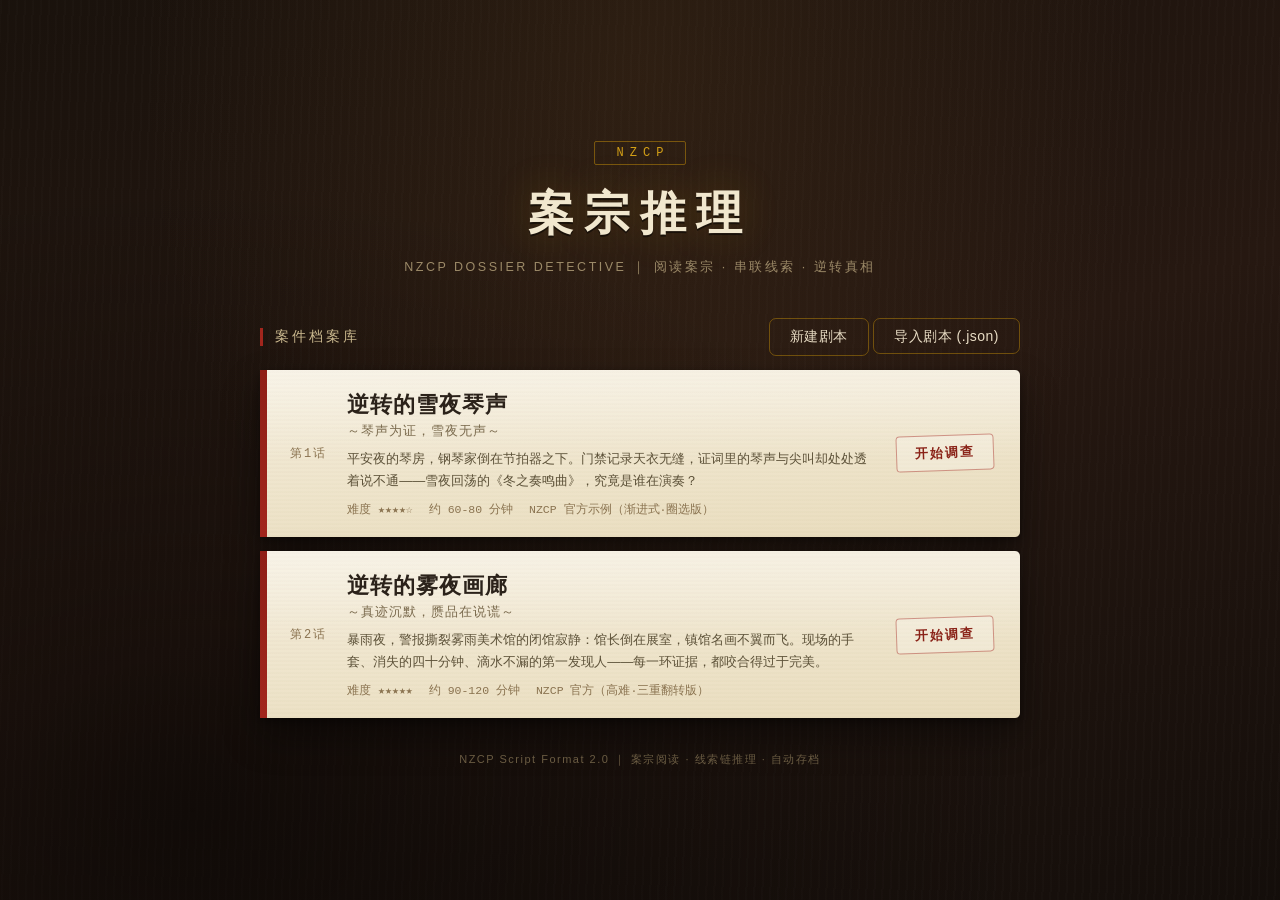
<file: index.html>
<!DOCTYPE html>
<html lang="zh-CN">
<head>
<meta charset="UTF-8">
<meta name="viewport" content="width=device-width, initial-scale=1.0">
<title>NZCP · 案宗推理</title>
<meta name="description" content="案宗推理：阅读卷宗、红笔圈选关键词、串联线索板上的证据，用推理议题还原真相并结案陈词的网页版法庭推理游戏。">
<meta name="theme-color" content="#17100c">
<link rel="stylesheet" href="css/style.css?v=22">
</head>
<body>

<!-- ============ 标题 / 选案 ============ -->
<section id="screen-title" class="screen active">
  <div class="title-wrap">
    <div class="brand">
      <div class="brand-mark">NZCP</div>
      <h1>案宗推理</h1>
      <p class="brand-sub">NZCP DOSSIER DETECTIVE ｜ 阅读案宗 · 串联线索 · 逆转真相</p>
    </div>

    <div class="case-list-head">
      <span class="case-list-title">案件档案库</span>
      <div class="case-list-actions">
        <button class="btn btn-ghost" id="btnCreateCase">新建剧本</button>
        <label class="btn btn-ghost" for="importFile">导入剧本 (.json)</label>
        <input id="importFile" type="file" accept=".json,application/json" hidden>
      </div>
    </div>
    <div id="caseList" class="case-list"></div>
    <p class="title-foot">NZCP Script Format 2.0 ｜ 案宗阅读 · 线索链推理 · 自动存档</p>
  </div>
</section>

<!-- ============ 游戏主界面：案宗阅读 ============ -->
<section id="screen-game" class="screen">
  <header class="game-topbar">
    <div class="topbar-left">
      <button class="btn btn-ghost" id="btnBackTitle" title="返回案件库（进度已自动保存）">‹ 案件库</button>
      <span class="case-no" id="caseNo">#A-01</span>
      <span class="case-name" id="caseName">案件名称</span>
      <span class="case-episode" id="caseEpisode">第1话</span>
    </div>
    <div class="topbar-right">
      <span class="save-flag" id="saveFlag">进度已保存</span>
      <button class="btn btn-accuse" id="btnAccuse" disabled>结案陈词</button>
    </div>
  </header>

  <div class="game-body">
    <aside class="doc-sidebar">
      <div class="sidebar-title">卷宗目录</div>
      <nav id="docList" class="doc-list"></nav>
      <div class="sidebar-foot">
        <span id="docProgress">0 / 0 份已阅</span>
      </div>
    </aside>

    <main class="doc-reader" id="docReader">
      <div class="reader-empty">
        <p>从左侧目录选择一份卷宗开始阅读</p>
        <p class="reader-empty-sub">卷宗里没有一个字是废话——发现不对劲的字眼，点它、用红笔圈出来；带金线的段落可整段摘录</p>
      </div>
    </main>
  </div>

  <footer class="game-bottombar">
    <button class="btn btn-tray" id="btnBoard">线索板 <span class="badge" id="clueCount">0</span></button>
    <button class="btn btn-tray" id="btnQuestions">推理议题 <span class="badge badge-hot" id="questionCount">0</span></button>
    <div class="bottom-stats">
      <span>失误 <b id="statMistakes">0</b></span>
      <span>提示 <b id="statHints">0</b></span>
    </div>
  </footer>
</section>

<!-- ============ 线索板 + 推理 ============ -->
<section id="screen-board" class="screen">
  <header class="game-topbar board-topbar">
    <div class="topbar-left">
      <button class="btn btn-ghost" id="btnBackTitle2" title="返回案件库（进度已自动保存）">‹ 案件库</button>
      <button class="btn btn-ghost" id="btnBackDossier">← 返回案宗</button>
      <span class="case-name">线索板</span>
    </div>
    <div class="topbar-right">
      <span class="board-hint">点击卡片选中，组合出真相</span>
      <button class="btn btn-accuse" id="btnAccuse2" disabled>结案陈词</button>
    </div>
  </header>

  <div class="board-body">
    <div class="corkboard" id="boardCards"></div>
    <aside class="question-panel">
      <div class="qpanel-title">推理议题</div>
      <div id="questionList" class="question-list"></div>
      <div class="qpanel-foot" id="qpanelFoot">已完成全部议题后，即可结案陈词</div>
    </aside>
  </div>

  <footer class="deduction-bar" id="deductionBar">
    <div class="deduction-idle" id="deductionIdle">选择一个推理议题开始组合线索</div>
    <div class="deduction-active hidden" id="deductionActive">
      <div class="ded-prompt" id="dedPrompt"></div>
      <div class="ded-slot" id="dedSlot"></div>
      <div class="ded-actions">
        <button class="btn btn-ghost" id="btnHint">提示</button>
        <button class="btn btn-verdict" id="btnSubmitDeduction">这就是真相！</button>
      </div>
    </div>
  </footer>
</section>

<!-- ============ 对话演出层 ============ -->
<div id="dialogLayer" class="dialog-layer hidden">
  <div class="fx-flash hidden" id="fxFlash"></div>
  <div class="dialog-box" id="dialogBox">
    <div class="dialog-name" id="dialogName"></div>
    <div class="dialog-text" id="dialogText"></div>
    <div class="dialog-next" id="dialogNext">▼</div>
  </div>
</div>

<!-- ============ 新建剧本（粘贴导入）模态 ============ -->
<div id="createModal" class="modal hidden">
  <div class="modal-card create-card">
    <div class="modal-head">
      <h2>新建剧本 · 粘贴 JSON</h2>
      <button class="modal-close" id="btnCloseCreate">×</button>
    </div>
    <div class="create-guide">
      <p>剧本为 <b>NZCP Script Format 2.0</b> 的 JSON 文本。把任意 AI 助手按官方创作规范生成的完整剧本粘贴到下面，点「校验并导入」——校验通过即入案件库，立即可玩。</p>
      <p class="create-guide-sub">创作规范随本项目开源（<span>docs/format-spec.md</span> 格式规范 · <span>docs/case-design-guide.md</span> 设计方法论）。若 AI 生成的剧本质量不佳，把这两份文档整份喂给它再试；Python 用户也可用 scripts/validate_case.py 本地预检。</p>
    </div>
    <textarea id="pasteArea" class="paste-area" placeholder="在此粘贴完整的剧本 JSON 文本……" spellcheck="false"></textarea>
    <div class="create-foot">
      <button class="btn btn-primary" id="btnPasteImport">校验并导入</button>
      <span class="paste-hint" id="pasteHint">校验通过即上架本机案件库（浏览器本地保存，刷新不丢）</span>
    </div>
  </div>
</div>

<!-- ============ 结案模态 ============ -->
<div id="accuseModal" class="modal hidden">
  <div class="modal-card accuse-card">
    <div class="modal-head">
      <h2>最终推理 · 结案陈词</h2>
      <button class="modal-close" id="btnCloseAccuse">×</button>
    </div>
    <p class="accuse-prompt" id="accusePrompt"></p>
    <div class="accuse-step">
      <div class="step-label">第一步 · 指认真凶</div>
      <div class="suspect-grid" id="suspectGrid"></div>
    </div>
    <div class="accuse-step">
      <div class="step-label">第二步 · 提交证据链（勾选支撑结论）</div>
      <div class="finding-grid" id="findingGrid"></div>
    </div>
    <div class="accuse-foot">
      <button class="btn btn-verdict btn-lg" id="btnSubmitAccuse">真相只有一个！</button>
    </div>
  </div>
</div>

<!-- ============ 结算模态 ============ -->
<div id="resultModal" class="modal hidden">
  <div class="modal-card result-card">
    <h2 class="result-title">案件解决</h2>
    <div class="result-rank" id="resultRank">S</div>
    <div class="result-stats" id="resultStats"></div>
    <div class="accuse-foot">
      <button class="btn btn-primary" id="btnBackTitle">返回案件库</button>
    </div>
  </div>
</div>

<div id="toast" class="toast hidden"></div>

<script src="js/engine.js?v=22"></script>
<script src="js/ui.js?v=22"></script>
<script src="js/main.js?v=22"></script>
</body>
</html>
</file>
<file: css/style.css>
/* =========================================================
   NZCP 案宗推理 — 视觉主题：深夜档案室
   木桌 × 卷宗纸 × 红章 × 软木板 × 图钉便签
   ========================================================= */

:root {
  /* ============ Sites 设计参数（Nudge 可调，默认值 = 原主题） ============ */
  --site-bg: #17100c;
  --site-fg: #e8dcc4;
  --site-accent: #d4a017;
  --site-on-accent: #fff8e6;
  --site-surface: #f4ecd8;
  --site-muted: #6b5d48;
  --site-border: #b8860b;
  --site-font: -apple-system, "PingFang SC", "Hiragino Sans GB", "Microsoft YaHei", "Segoe UI", "Noto Sans SC", sans-serif;
  --site-radius: 7px;
  --site-space: 1;
  --site-type: 1;
  --site-motion: 1;

  /* ============ 主题内部色板（由设计参数派生） ============ */
  --wood-dark: var(--site-bg);
  --wood: color-mix(in srgb, var(--site-bg) 76%, #6b3f1d);
  --paper: var(--site-surface);
  --paper-deep: color-mix(in srgb, var(--site-surface) 92%, var(--site-muted));
  --ink: color-mix(in srgb, var(--site-bg) 76%, var(--site-muted));
  --ink-soft: var(--site-muted);
  --line: color-mix(in srgb, var(--site-border) 42%, var(--site-surface));
  --gold: var(--site-border);
  --gold-bright: var(--site-accent);
  --seal: #a2261d;
  --seal-bright: #c53030;
  --cork: #7a5c3e;
  --cork-dark: #4e3a26;
  --accent: var(--site-accent);
  --font-ui: var(--site-font);
  --font-paper: "Songti SC", "STSong", "SimSun", "Noto Serif SC", serif;
  --font-mono: "Courier New", "Cascadia Code", Consolas, monospace;
}

*, *::before, *::after { box-sizing: border-box; margin: 0; padding: 0; }

html, body { height: 100%; }

body {
  font-family: var(--font-ui);
  font-size: calc(16px * var(--site-type));
  color: var(--site-fg);
  background:
    radial-gradient(ellipse at 50% 8%, rgba(140,95,45,0.14), transparent 55%),
    radial-gradient(ellipse at 15% 90%, rgba(0,0,0,0.5), transparent 55%),
    repeating-linear-gradient(92deg, rgba(255,255,255,0.012) 0 2px, transparent 2px 8px),
    linear-gradient(160deg, color-mix(in srgb, var(--site-bg) 98.7%, var(--site-accent)) 0%, #261811 52%, color-mix(in srgb, var(--site-bg) 85.3%, black) 100%);
  background-attachment: fixed;
  overflow: hidden;
  -webkit-font-smoothing: antialiased;
}

button { font-family: inherit; }

/* ============ 通用按钮 ============ */
.btn {
  border: 1px solid color-mix(in srgb, var(--site-border) 50%, transparent);
  background: color-mix(in srgb, color-mix(in srgb, var(--site-bg) 86.5%, black) 60%, transparent);
  color: var(--site-fg);
  padding: calc(9px * var(--site-space)) calc(20px * var(--site-space));
  border-radius: calc(var(--site-radius) * 1);
  font-size: calc(14px * var(--site-type));
  letter-spacing: .5px;
  cursor: pointer;
  transition: all calc(160ms * var(--site-motion)) ease;
  user-select: none;
}
.btn:hover { border-color: var(--gold-bright); color: #fff3d6; background: color-mix(in srgb, var(--site-border) 14%, transparent); }
.btn:disabled { opacity: .38; cursor: not-allowed; }
.btn:disabled:hover { border-color: color-mix(in srgb, var(--site-border) 50%, transparent); background: color-mix(in srgb, color-mix(in srgb, var(--site-bg) 86.5%, black) 60%, transparent); color: var(--site-fg); }

.btn-ghost { background: transparent; }
.btn-primary { background: linear-gradient(135deg, #8a6a1d, var(--site-border)); border-color: var(--site-accent); color: var(--site-on-accent); font-weight: 700; }
.btn-primary:hover { background: linear-gradient(135deg, #9c7a24, #cf9a12); color: #fff; }

.btn-accuse {
  background: linear-gradient(135deg, #7f1d1d, #a2261d);
  border-color: rgba(255,160,120,.4);
  color: #ffe9dd;
  font-weight: 700;
  letter-spacing: 1px;
}
.btn-accuse:hover:not(:disabled) { background: linear-gradient(135deg, #991f1f, #c53030); color: #fff; box-shadow: 0 0 18px rgba(197,48,48,.4); }

.btn-verdict {
  background: linear-gradient(135deg, #a2261d, #c53030);
  border: 1px solid #ff9d7a;
  color: #fff4e5;
  font-weight: 800;
  font-size: calc(16px * var(--site-type));
  letter-spacing: 3px;
  text-shadow: 0 1px 2px rgba(0,0,0,.5);
  box-shadow: 0 4px 16px rgba(162,38,29,.45);
}
.btn-verdict:hover { background: linear-gradient(135deg, #b62c22, #e0403f); box-shadow: 0 6px 22px rgba(197,48,48,.55); color: #fff; }
.btn-lg { padding: calc(14px * var(--site-space)) calc(46px * var(--site-space)); font-size: calc(18px * var(--site-type)); }

/* ============ 屏幕切换 ============ */
.screen { position: fixed; inset: 0; display: none; }
.screen.active { display: flex; flex-direction: column; }

.hidden { display: none !important; }

/* =========================================================
   标题 / 案件库
   ========================================================= */
#screen-title { align-items: center; overflow-y: auto; }
.title-wrap {
  width: min(760px, calc(100vw - 48px));
  margin: auto;
  padding: calc(48px * var(--site-space)) 0 calc(40px * var(--site-space));
}
.brand { text-align: center; margin-bottom: 42px; }
.brand-mark {
  display: inline-block;
  font-family: var(--font-mono);
  font-size: calc(12px * var(--site-type));
  letter-spacing: 6px;
  color: var(--gold-bright);
  border: 1px solid color-mix(in srgb, var(--site-border) 55%, transparent);
  padding: calc(4px * var(--site-space)) calc(16px * var(--site-space)) calc(4px * var(--site-space)) calc(22px * var(--site-space));
  border-radius: calc(var(--site-radius) * 0.286);
  margin-bottom: 18px;
}
.brand h1 {
  font-family: var(--font-paper);
  font-size: calc(46px * var(--site-type));
  font-weight: 700;
  letter-spacing: 10px;
  color: color-mix(in srgb, var(--site-surface) 94.9%, var(--site-border));
  text-shadow: 0 2px 0 rgba(0,0,0,.5), 0 0 42px color-mix(in srgb, var(--site-accent) 22%, transparent);
}
.brand-sub {
  margin-top: 14px;
  font-size: calc(12.5px * var(--site-type));
  letter-spacing: 2.5px;
  color: #9c8a68;
}

.case-list-head {
  display: flex;
  justify-content: space-between;
  align-items: center;
  margin-bottom: 14px;
}
.case-list-title {
  font-size: calc(14px * var(--site-type));
  letter-spacing: 3px;
  color: #cbb98f;
  padding-left: calc(12px * var(--site-space));
  border-left: 3px solid var(--seal);
}
.case-list { display: flex; flex-direction: column; gap: calc(14px * var(--site-space)); }

.case-card {
  position: relative;
  display: flex;
  gap: calc(20px * var(--site-space));
  align-items: center;
  padding: calc(20px * var(--site-space)) calc(26px * var(--site-space)) calc(20px * var(--site-space)) calc(30px * var(--site-space));
  background:
    linear-gradient(180deg, rgba(255,255,255,.32), rgba(255,255,255,0) 90px),
    repeating-linear-gradient(0deg, rgba(120,90,40,.02) 0 2px, transparent 2px 4px),
    linear-gradient(175deg, color-mix(in srgb, var(--site-on-accent) 96.1%, black), #e9dcbd);
  border-radius: calc(var(--site-radius) * 0.714);
  box-shadow: 0 3px 8px rgba(0,0,0,.35), 0 18px 36px rgba(0,0,0,.4);
  cursor: pointer;
  transition: transform calc(160ms * var(--site-motion)) ease, box-shadow calc(160ms * var(--site-motion)) ease;
}
.case-card::after {
  content: '';
  position: absolute;
  left: 0; top: 0; bottom: 0;
  width: 7px;
  background: linear-gradient(180deg, #8f1f17, #a2261d);
}
.case-card:hover { transform: translateY(-3px); box-shadow: 0 6px 14px rgba(0,0,0,.4), 0 26px 48px rgba(0,0,0,.5); }

.case-card .cc-episode {
  font-family: var(--font-mono);
  font-size: calc(12px * var(--site-type));
  color: #8a7350;
  letter-spacing: 2px;
  white-space: nowrap;
}
.case-card .cc-main { flex: 1; min-width: 0; }
.case-card .cc-title {
  font-family: var(--font-paper);
  font-size: calc(22px * var(--site-type));
  color: var(--ink);
  font-weight: 700;
  letter-spacing: 1px;
}
.case-card .cc-sub { font-size: calc(12.5px * var(--site-type)); color: #7a6a4d; margin-top: 3px; letter-spacing: 1px; }
.case-card .cc-summary {
  font-size: calc(13px * var(--site-type));
  color: #5c5138;
  margin-top: 8px;
  line-height: 1.7;
  display: -webkit-box;
  -webkit-line-clamp: 2;
  -webkit-box-orient: vertical;
  overflow: hidden;
}
.case-card .cc-meta {
  display: flex;
  gap: calc(16px * var(--site-space));
  margin-top: 10px;
  font-size: calc(11.5px * var(--site-type));
  color: #8a7350;
  font-family: var(--font-mono);
}
.case-card .cc-go {
  align-self: center;
  flex-shrink: 0;
  font-size: calc(13px * var(--site-type));
  color: #8a2318;
  border: 1px solid rgba(162,38,29,.45);
  padding: calc(8px * var(--site-space)) calc(18px * var(--site-space));
  border-radius: calc(var(--site-radius) * 0.571);
  letter-spacing: 2px;
  font-weight: 700;
  transform: rotate(-2deg);
  background: rgba(255,255,255,.25);
}
.case-card .cc-go.done { color: #6b6148; border-color: #a89a74; }
.case-card .cc-save-hint { position: absolute; top: 10px; right: 12px; font-size: calc(10.5px * var(--site-type)); color: #98876a; }

.title-foot {
  text-align: center;
  margin-top: 34px;
  font-size: calc(11px * var(--site-type));
  letter-spacing: 1.5px;
  color: color-mix(in srgb, var(--site-muted) 96%, var(--site-accent));
}

/* =========================================================
   游戏主界面框架
   ========================================================= */
#screen-game, #screen-board { background: transparent; }

.game-topbar {
  display: flex;
  align-items: center;
  justify-content: space-between;
  padding: calc(12px * var(--site-space)) calc(22px * var(--site-space));
  background: linear-gradient(180deg, color-mix(in srgb, color-mix(in srgb, var(--site-bg) 60.9%, black) 92%, transparent), color-mix(in srgb, color-mix(in srgb, var(--site-bg) 86.5%, black) 78%, transparent));
  border-bottom: 1px solid color-mix(in srgb, var(--site-border) 28%, transparent);
  box-shadow: 0 4px 16px rgba(0,0,0,.35);
  flex-shrink: 0;
  z-index: 5;
}
.topbar-left { display: flex; align-items: center; gap: calc(14px * var(--site-space)); min-width: 0; }
.topbar-right { display: flex; align-items: center; gap: calc(14px * var(--site-space)); }
.case-no {
  font-family: var(--font-mono);
  font-size: calc(12px * var(--site-type));
  color: var(--gold-bright);
  letter-spacing: 1px;
  border: 1px solid color-mix(in srgb, var(--site-border) 45%, transparent);
  padding: calc(3px * var(--site-space)) calc(10px * var(--site-space));
  border-radius: calc(var(--site-radius) * 0.429);
  white-space: nowrap;
}
.case-name {
  font-family: var(--font-paper);
  font-size: calc(19px * var(--site-type));
  font-weight: 700;
  letter-spacing: 1px;
  color: color-mix(in srgb, var(--site-surface) 92.8%, var(--site-border));
  white-space: nowrap;
  overflow: hidden;
  text-overflow: ellipsis;
}
.case-episode { font-size: calc(12px * var(--site-type)); color: #96835f; letter-spacing: 1px; white-space: nowrap; }
.save-flag { font-size: calc(11px * var(--site-type)); color: #6f8a5f; letter-spacing: 1px; opacity: 0; transition: opacity calc(400ms * var(--site-motion)); }
.save-flag.show { opacity: 1; }

/* ---- 主体 ---- */
.game-body { flex: 1; display: flex; min-height: 0; }

/* ---- 左侧卷宗目录 ---- */
.doc-sidebar {
  width: 268px;
  flex-shrink: 0;
  display: flex;
  flex-direction: column;
  background: linear-gradient(180deg, color-mix(in srgb, color-mix(in srgb, var(--site-bg) 68.9%, black) 90%, transparent), color-mix(in srgb, color-mix(in srgb, var(--site-bg) 99.4%, var(--site-accent)) 86%, transparent));
  border-right: 1px solid color-mix(in srgb, var(--site-border) 20%, transparent);
}
.sidebar-title {
  padding: calc(18px * var(--site-space)) calc(20px * var(--site-space)) calc(12px * var(--site-space));
  font-size: calc(12px * var(--site-type));
  letter-spacing: 3px;
  color: #a08c64;
}
.doc-list { flex: 1; overflow-y: auto; padding: 0 calc(12px * var(--site-space)) calc(12px * var(--site-space)); }
.doc-item {
  display: flex;
  align-items: center;
  gap: calc(10px * var(--site-space));
  padding: calc(11px * var(--site-space)) calc(12px * var(--site-space));
  border-radius: calc(var(--site-radius) * 0.857);
  cursor: pointer;
  border: 1px solid transparent;
  margin-bottom: 4px;
  transition: all calc(140ms * var(--site-motion));
}
.doc-item:hover { background: color-mix(in srgb, var(--site-border) 9%, transparent); }
.doc-item.active {
  background: color-mix(in srgb, var(--site-border) 16%, transparent);
  border-color: color-mix(in srgb, var(--site-accent) 45%, transparent);
}
.doc-item.locked { opacity: .45; cursor: not-allowed; }
.doc-item.locked:hover { background: transparent; }
.doc-item .di-icon {
  width: 26px; height: 30px;
  flex-shrink: 0;
  border-radius: calc(var(--site-radius) * 0.286);
  background: linear-gradient(180deg, #e9dcbd, #d8c8a2);
  box-shadow: 0 2px 4px rgba(0,0,0,.4);
  position: relative;
}
.doc-item .di-icon::before {
  content: '';
  position: absolute; inset: 5px 5px auto 5px; height: 2px;
  background: rgba(90,70,40,.55);
  box-shadow: 0 5px 0 rgba(90,70,40,.4), 0 10px 0 rgba(90,70,40,.3);
}
.doc-item .di-icon.t-testimony { background: linear-gradient(180deg, #e8cbc4, #d9b2a9); }
.doc-item .di-icon.t-report { background: linear-gradient(180deg, #dfe2d3, #c9cdb8); }
.doc-item .di-icon.t-photo { background: linear-gradient(180deg, #d9d2e8, #c2b7d8); }
.doc-item .di-main { flex: 1; min-width: 0; }
.doc-item .di-title {
  font-size: calc(13.5px * var(--site-type));
  color: color-mix(in srgb, var(--site-fg) 96.1%, var(--site-border));
  white-space: nowrap;
  overflow: hidden;
  text-overflow: ellipsis;
}
.doc-item .di-no {
  font-family: var(--font-mono);
  font-size: calc(10px * var(--site-type));
  color: #857252;
  margin-top: 2px;
}
.doc-item .di-status { font-size: calc(10px * var(--site-type)); letter-spacing: 1px; color: #7f8f66; flex-shrink: 0; }
.doc-item .di-status.st-fresh {
  color: var(--gold-bright);
  font-weight: 700;
  border: 1px solid color-mix(in srgb, var(--site-accent) 55%, transparent);
  background: color-mix(in srgb, var(--site-accent) 12%, transparent);
  padding: calc(1px * var(--site-space)) calc(7px * var(--site-space));
  border-radius: calc(var(--site-radius) * 0.429);
  animation: freshPulse calc(1800ms * var(--site-motion)) ease-in-out infinite;
}
@keyframes freshPulse {
  0%, 100% { box-shadow: 0 0 0 color-mix(in srgb, var(--site-accent) 0%, transparent); }
  50% { box-shadow: 0 0 8px color-mix(in srgb, var(--site-accent) 40%, transparent); }
}
.doc-item .di-lock { flex-shrink: 0; opacity: .7; }
.sidebar-foot {
  padding: calc(10px * var(--site-space)) calc(20px * var(--site-space));
  font-size: calc(11px * var(--site-type));
  color: #7a6a4e;
  border-top: 1px solid color-mix(in srgb, var(--site-border) 14%, transparent);
  letter-spacing: 1px;
}

/* ---- 阅读区 ---- */
.doc-reader {
  flex: 1;
  overflow-y: auto;
  padding: calc(34px * var(--site-space)) calc(38px * var(--site-space)) calc(56px * var(--site-space));
  display: flex;
  justify-content: center;
  align-items: flex-start;
}
.reader-empty {
  margin: auto;
  text-align: center;
  color: #8d7f61;
  font-size: calc(14px * var(--site-type));
  letter-spacing: 2px;
  line-height: 2.4;
}
.reader-empty-sub { font-size: calc(12px * var(--site-type)); color: color-mix(in srgb, var(--site-muted) 96%, var(--site-accent)); letter-spacing: 1px; }

/* 卷宗纸张 */
.doc-sheet {
  position: relative;
  width: min(720px, 100%);
  min-height: 540px;
  padding: calc(54px * var(--site-space)) calc(56px * var(--site-space)) calc(64px * var(--site-space));
  background:
    linear-gradient(180deg, rgba(255,255,255,.5), rgba(255,255,255,0) 130px),
    repeating-linear-gradient(0deg, rgba(120,90,40,.022) 0 2px, transparent 2px 4px),
    linear-gradient(178deg, color-mix(in srgb, var(--site-on-accent) 96.6%, black), color-mix(in srgb, var(--site-surface) 92%, var(--site-border)) 88%, color-mix(in srgb, var(--site-fg) 94.3%, var(--site-accent)));
  border-radius: calc(var(--site-radius) * 0.429);
  box-shadow: 0 2px 5px rgba(0,0,0,.3), 0 22px 48px rgba(0,0,0,.5);
  animation: sheetIn calc(340ms * var(--site-motion)) ease;
}
@keyframes sheetIn {
  from { opacity: 0; transform: translateY(14px) rotate(.3deg); }
  to { opacity: 1; transform: none; }
}
.doc-sheet::before {
  content: '';
  position: absolute;
  left: 8px; top: 0; bottom: 0; width: 1px;
  background: rgba(120,90,40,.18);
}
.binding-holes {
  position: absolute;
  top: 20px; left: 30px; right: 30px;
  display: flex;
  justify-content: space-between;
  pointer-events: none;
}
.binding-holes i {
  width: 13px; height: 13px;
  border-radius: 50%;
  background: radial-gradient(circle at 35% 30%, #35251a, color-mix(in srgb, var(--site-bg) 72.6%, black) 68%);
  box-shadow: inset 0 2px 5px rgba(0,0,0,.85), 0 1px 0 rgba(255,255,255,.25);
}

.doc-head { position: relative; padding-bottom: calc(18px * var(--site-space)); margin-bottom: 26px; border-bottom: 2px solid rgba(90,70,40,.35); }
.doc-type-tag {
  display: inline-block;
  font-size: calc(10.5px * var(--site-type));
  letter-spacing: 3px;
  color: #8a2318;
  border: 1px solid rgba(162,38,29,.5);
  padding: calc(2px * var(--site-space)) calc(10px * var(--site-space));
  border-radius: calc(var(--site-radius) * 0.286);
  margin-bottom: 12px;
}
.doc-title {
  font-family: var(--font-paper);
  font-size: calc(27px * var(--site-type));
  font-weight: 700;
  color: var(--ink);
  letter-spacing: 3px;
  padding-right: calc(130px * var(--site-space));
}
.doc-meta-line {
  margin-top: 10px;
  font-family: var(--font-mono);
  font-size: calc(11.5px * var(--site-type));
  color: #7d6c4e;
  letter-spacing: 1px;
  display: flex;
  gap: calc(18px * var(--site-space));
  flex-wrap: wrap;
}
.doc-stamp {
  position: absolute;
  right: 6px;
  top: 40px;
  width: 92px; height: 92px;
  border: 2.5px solid rgba(162,38,29,.68);
  border-radius: 50%;
  display: flex;
  align-items: center;
  justify-content: center;
  transform: rotate(14deg);
  color: rgba(162,38,29,.78);
  font-size: calc(17px * var(--site-type));
  font-weight: 800;
  letter-spacing: 4px;
  font-family: var(--font-paper);
  pointer-events: none;
  opacity: .92;
}
.doc-stamp::before {
  content: '';
  position: absolute;
  inset: 5px;
  border: 1px solid rgba(162,38,29,.45);
  border-radius: 50%;
}

/* 文档块 */
.doc-body { font-family: var(--font-paper); color: var(--ink); }
.blk { margin-bottom: 18px; font-size: calc(15.5px * var(--site-type)); line-height: 2.05; letter-spacing: .3px; }
.blk.heading {
  font-size: calc(17px * var(--site-type));
  font-weight: 700;
  letter-spacing: 1.5px;
  margin: 26px 0 12px;
  padding-left: calc(12px * var(--site-space));
  border-left: 4px solid var(--seal);
  line-height: 1.5;
}
.blk.heading:first-child { margin-top: 0; }
.blk.para { text-indent: 2em; }
.blk.quote {
  position: relative;
  margin: 16px 0 16px 12px;
  padding: calc(12px * var(--site-space)) calc(18px * var(--site-space)) calc(12px * var(--site-space)) calc(26px * var(--site-space));
  background: rgba(120,90,40,.07);
  border-left: 3px solid rgba(90,70,40,.4);
  border-radius: 0 calc(var(--site-radius) * 0.571) calc(var(--site-radius) * 0.571) 0;
  text-indent: 0;
}
.blk.quote::before {
  content: '「';
  position: absolute;
  left: 6px; top: -4px;
  font-size: calc(24px * var(--site-type));
  color: rgba(162,38,29,.5);
  font-family: var(--font-paper);
}
.blk.list ul { padding-left: calc(26px * var(--site-space)); }
.blk.list li { margin-bottom: 4px; }
.blk.table table {
  width: 100%;
  border-collapse: collapse;
  font-size: calc(14px * var(--site-type));
  margin: 6px 0;
  font-family: var(--font-paper);
}
.blk.table th, .blk.table td {
  border: 1px solid rgba(90,70,40,.35);
  padding: calc(8px * var(--site-space)) calc(12px * var(--site-space));
  text-align: left;
  line-height: 1.7;
}
.blk.table th {
  background: rgba(120,90,40,.1);
  font-weight: 700;
  letter-spacing: 1px;
}
.blk.photo {
  margin: 18px 0;
  padding: calc(34px * var(--site-space)) calc(20px * var(--site-space));
  border: 2px dashed rgba(90,70,40,.4);
  border-radius: calc(var(--site-radius) * 0.571);
  background: rgba(255,255,255,.25);
  text-align: center;
  font-size: calc(13px * var(--site-type));
  color: var(--site-muted);
  text-indent: 0;
}
.blk.photo .photo-badge {
  display: inline-block;
  font-family: var(--font-mono);
  font-size: calc(10px * var(--site-type));
  letter-spacing: 3px;
  color: #8a7350;
  border: 1px solid rgba(138,115,80,.55);
  padding: calc(2px * var(--site-space)) calc(12px * var(--site-space));
  margin-bottom: 10px;
  border-radius: calc(var(--site-radius) * 0.286);
}
.blk.sign {
  margin-top: 34px;
  text-align: right;
  font-size: calc(13.5px * var(--site-type));
  color: #5c5138;
  letter-spacing: 1px;
  border-top: 1px solid rgba(90,70,40,.25);
  padding-top: calc(12px * var(--site-space));
}

/* 隐藏线索段：与普通段落外观完全一致（无金线、无标签），点击正文发现 */
.blk.clue-source.hidden-clue {
  border-left: none;
  background: transparent;
  padding-left: 0;
  cursor: pointer;
}
.blk.clue-source.hidden-clue:hover { background: color-mix(in srgb, var(--site-accent) 5%, transparent); }
.blk.clue-source.hidden-clue .extract-tag {
  display: none;
  position: static;
  transform: none;
  font-family: var(--font-ui);
  font-size: calc(11px * var(--site-type));
  color: #7c6f52;
  border: 1px solid rgba(120,108,78,.45);
  background: transparent;
  padding: calc(1px * var(--site-space)) calc(8px * var(--site-space));
  border-radius: calc(var(--site-radius) * 0.429);
  margin-left: 10px;
  vertical-align: middle;
}
.blk.clue-source.hidden-clue.extracted { opacity: 1; cursor: default; }
.blk.clue-source.hidden-clue.extracted .extract-tag { display: inline-block; }

/* 关键词圈选块：无金线无标记，玩家须亲自点出关键字眼；命中后红笔手绘圈。
   左右留白与普通段落完全一致且全程恒定（不因收录而变宽变窄→零重排、不泄露段落形态） */
.blk.clue-source.kw-block {
  border-left: none;
  background: transparent;
  padding-left: 0;
  padding-right: 0;
  cursor: default;
}
.blk.clue-source.kw-block:hover { background: color-mix(in srgb, var(--site-accent) 5%, transparent); }
.blk.clue-source.kw-block.extracted { opacity: 1; }
.blk.clue-source.kw-block.extracted:hover { background: transparent; }
  /* 已收录小印章（独立类 .kw-stamp，与摘录标签 .extract-tag 解耦，杜绝级联泄漏）：
     钉在该线索段落最后一行的行末——锚定正文容器 kw-wrap（其底即末行底，
     不受块 padding/段落 margin 影响；kw-block 左右 padding 已归零，right:0 即正文右缘；
     无论段落几行，恒落在末行行末）。
     宽度自动收缩（仅设 right 不设 left，无过约束冲突）——盒子恒能容纳自身文字，
     修复非整数显示缩放下固定宽度装不下「已收录」、文字被挤出格子的问题。
     不占文本流（零重排），朱红配色与红笔圈同色系 */
  .blk.clue-source.kw-block .kw-wrap { position: relative; }
  .blk.clue-source.kw-block .kw-stamp {
    display: none;
    position: absolute;
    right: 0;
    bottom: 1px;
    width: auto;
    transform: rotate(-4deg);
    font-family: var(--font-ui);
    font-size: calc(10px * var(--site-type));
    line-height: 1;
    letter-spacing: 1px;
    color: #b03a2e;
    border: 1px solid rgba(192,57,43,.6);
    background: rgba(248,240,216,.94);
    padding: calc(2px * var(--site-space)) calc(6px * var(--site-space));
    border-radius: calc(var(--site-radius) * 0.429);
    white-space: nowrap;
    pointer-events: none;
    z-index: 3;
  }
  .blk.clue-source.kw-block.extracted .kw-stamp { display: block; }

/* 关键词字眼：未发现前保持普通 inline——与正文字距完全无缝、零盒模型痕迹
   （inline-block 原子盒在非整数缩放下会产生边界取整空隙，且圈选时可能整词换行留下行尾空洞）；
   被圈选后同样保持 inline，用 white-space:nowrap 保证整词永不跨行（红圈 SVG 的定位基准恒为单一片段），
   字形位置尽丝不动、零重排——已圈与未圈在同一段内无缝共存 */
.kw-found { position: relative; white-space: nowrap; }
.kw-ring {
  position: absolute;
  left: -10px;
  top: -6px;
  width: calc(100% + 20px);
  height: calc(100% + 12px);
  overflow: visible;
  pointer-events: none;
  z-index: 2;
}
.kw-ring path {
  fill: none;
  stroke: #c0392b;
  stroke-width: 3;
  stroke-linecap: round;
  stroke-linejoin: round;
  opacity: .88;
  transform: rotate(-1.2deg);
  transform-origin: 50% 50%;
}
.kw-ring.anim path {
  stroke-dasharray: 100;
  stroke-dashoffset: 100;
  animation: nzcp-kw-draw calc(550ms * var(--site-motion)) cubic-bezier(.45,.1,.4,1) forwards;
}
.kw-ring.static path { stroke-dasharray: 100; stroke-dashoffset: 0; }
@keyframes nzcp-kw-draw { to { stroke-dashoffset: 0; } }

/* 探查提示：点在圈选段落但未命中字眼时的铅笔批注 */
.probe-note {
  position: absolute;
  right: 14px;
  bottom: -16px;
  font-family: var(--font-ui);
  font-size: calc(12px * var(--site-type));
  font-style: italic;
  color: #9a8b6f;
  letter-spacing: .5px;
  opacity: 0;
  transform: translateY(3px);
  transition: opacity calc(250ms * var(--site-motion)) ease, transform calc(250ms * var(--site-motion)) ease;
  pointer-events: none;
  white-space: nowrap;
  z-index: 3;
}
.probe-note.show { opacity: 1; transform: translateY(0); }

/* 深挖块：模拟「威慑」——点击深入调查展开隐藏内容 */
.blk.dig-block {
  position: relative;
  margin: 20px 0;
  padding: calc(14px * var(--site-space)) calc(18px * var(--site-space)) calc(16px * var(--site-space));
  border: 1.5px dashed color-mix(in srgb, var(--site-border) 50%, transparent);
  border-radius: calc(var(--site-radius) * 1.143);
  background: color-mix(in srgb, var(--site-accent) 7%, transparent);
  text-indent: 0;
}
.blk.dig-block .dig-text {
  font-size: calc(13.5px * var(--site-type));
  color: var(--site-muted);
  line-height: 1.8;
  letter-spacing: .5px;
}
.dig-btn {
  margin-top: 10px;
  font-size: calc(13px * var(--site-type));
  letter-spacing: 2px;
  color: color-mix(in srgb, var(--site-accent) 61.4%, var(--site-bg));
  border: 1px solid color-mix(in srgb, var(--site-border) 60%, transparent);
  background: #f8f0d8;
  padding: calc(5px * var(--site-space)) calc(16px * var(--site-space));
  border-radius: calc(var(--site-radius) * 0.714);
  cursor: pointer;
  transition: all calc(150ms * var(--site-motion));
  font-family: var(--font-ui);
}
.dig-btn:hover { background: var(--gold); color: var(--site-on-accent); box-shadow: 0 3px 10px color-mix(in srgb, var(--site-border) 35%, transparent); }
.blk.dig-block.opened {
  border: 1.5px solid rgba(134,181,122,.55);
  background: rgba(22,163,74,.05);
}
.blk.dig-block.opened .dig-mark {
  position: absolute;
  right: 12px;
  top: -9px;
  font-size: calc(11px * var(--site-type));
  letter-spacing: 1px;
  color: #3f6b36;
  background: #e4eedd;
  border: 1px solid rgba(134,181,122,.6);
  padding: calc(2px * var(--site-space)) calc(10px * var(--site-space));
  border-radius: calc(var(--site-radius) * 1.429);
}
.blk.dig-block .dig-reveal {
  margin-top: 12px;
  padding-top: calc(12px * var(--site-space));
  border-top: 1px dashed rgba(120,90,40,.25);
}
.blk.dig-block .dig-reveal .blk { margin-bottom: 14px; }

/* 可摘录线索块 */
.blk.clue-source {
  position: relative;
  padding: calc(12px * var(--site-space)) calc(108px * var(--site-space)) calc(12px * var(--site-space)) calc(16px * var(--site-space));
  border-left: 3px solid var(--gold);
  background: color-mix(in srgb, var(--site-accent) 8%, transparent);
  border-radius: 0 calc(var(--site-radius) * 0.714) calc(var(--site-radius) * 0.714) 0;
  cursor: pointer;
  transition: background calc(160ms * var(--site-motion)) ease;
}
.blk.clue-source:hover { background: color-mix(in srgb, var(--site-accent) 17%, transparent); }
.blk.clue-source .extract-tag {
  position: absolute;
  right: 12px;
  top: 50%;
  transform: translateY(-50%);
  font-family: var(--font-ui);
  font-size: calc(11.5px * var(--site-type));
  letter-spacing: 1px;
  color: color-mix(in srgb, var(--site-accent) 61.4%, var(--site-bg));
  border: 1px solid color-mix(in srgb, var(--site-border) 55%, transparent);
  background: #f8f0d8;
  padding: calc(4px * var(--site-space)) calc(12px * var(--site-space));
  border-radius: 20px;
  white-space: nowrap;
  transition: all calc(160ms * var(--site-motion));
}
.blk.clue-source:hover .extract-tag { background: var(--gold); color: var(--site-on-accent); }
.blk.clue-source.extracted { opacity: .82; cursor: default; }
.blk.clue-source.extracted:hover { background: color-mix(in srgb, var(--site-accent) 8%, transparent); }
.blk.clue-source.extracted .extract-tag {
  color: #6d5f41;
  border-color: rgba(120,108,78,.55);
  background: color-mix(in srgb, var(--site-fg) 99.2%, black);
  font-weight: 600;
  transform: translateY(-50%) rotate(-6deg);
}

/* ---- 底栏 ---- */
.game-bottombar {
  display: flex;
  align-items: center;
  gap: calc(14px * var(--site-space));
  padding: calc(12px * var(--site-space)) calc(22px * var(--site-space));
  background: linear-gradient(0deg, color-mix(in srgb, color-mix(in srgb, var(--site-bg) 60.9%, black) 94%, transparent), color-mix(in srgb, var(--site-bg) 82%, transparent));
  border-top: 1px solid color-mix(in srgb, var(--site-border) 28%, transparent);
  flex-shrink: 0;
}
.btn-tray {
  display: flex;
  align-items: center;
  gap: calc(9px * var(--site-space));
  font-size: calc(14px * var(--site-type));
  padding: calc(10px * var(--site-space)) calc(22px * var(--site-space));
  background: linear-gradient(180deg, rgba(48,36,24,.8), color-mix(in srgb, color-mix(in srgb, var(--site-bg) 92.6%, var(--site-muted)) 90%, transparent));
  border: 1px solid color-mix(in srgb, var(--site-border) 40%, transparent);
}
.badge {
  display: inline-flex;
  align-items: center;
  justify-content: center;
  min-width: 22px;
  height: 22px;
  padding: 0 calc(6px * var(--site-space));
  border-radius: calc(var(--site-radius) * 1.571);
  background: color-mix(in srgb, var(--site-border) 22%, transparent);
  border: 1px solid color-mix(in srgb, var(--site-accent) 50%, transparent);
  font-family: var(--font-mono);
  font-size: calc(12px * var(--site-type));
  color: var(--gold-bright);
}
.badge-hot { background: rgba(162,38,29,.3); border-color: rgba(224,64,63,.55); color: #ff9d7a; }
.bottom-stats {
  margin-left: auto;
  display: flex;
  gap: calc(22px * var(--site-space));
  font-size: calc(12.5px * var(--site-type));
  color: #9c8a68;
  letter-spacing: 1px;
}
.bottom-stats b { color: color-mix(in srgb, var(--site-fg) 69.1%, var(--site-accent)); font-family: var(--font-mono); font-weight: 700; }

/* =========================================================
   线索板
   ========================================================= */
.board-topbar { border-bottom-color: rgba(255,190,120,.2); }
.board-hint { font-size: calc(12px * var(--site-type)); color: #9c8a68; letter-spacing: 1.5px; }

.board-body { flex: 1; display: flex; min-height: 0; }

.corkboard {
  flex: 1;
  overflow-y: auto;
  display: flex;
  flex-wrap: wrap;
  align-content: flex-start;
  gap: calc(26px * var(--site-space));
  padding: calc(44px * var(--site-space)) calc(40px * var(--site-space));
  background:
    radial-gradient(circle at 18% 12%, rgba(255,220,160,.05), transparent 46%),
    radial-gradient(circle at 84% 86%, rgba(0,0,0,.22), transparent 52%),
    repeating-linear-gradient(115deg, rgba(0,0,0,.045) 0 3px, transparent 3px 7px),
    linear-gradient(160deg, #86653f 0%, #6f5133 52%, #554027 100%);
  box-shadow: inset 0 0 120px rgba(0,0,0,.6);
  border: 14px solid #38281a;
  border-top-width: 8px;
}
.board-empty {
  margin: auto;
  color: rgba(255,240,210,.55);
  font-size: calc(14px * var(--site-type));
  letter-spacing: 2.5px;
  text-align: center;
  line-height: 2.4;
}

/* 线索卡 */
.clue-card {
  position: relative;
  width: 206px;
  min-height: 128px;
  padding: calc(26px * var(--site-space)) calc(15px * var(--site-space)) calc(13px * var(--site-space));
  background:
    linear-gradient(180deg, rgba(255,255,255,.4), rgba(255,255,255,0) 60px),
    linear-gradient(178deg, color-mix(in srgb, var(--site-on-accent) 95.9%, var(--site-border)), color-mix(in srgb, var(--site-surface) 90.8%, var(--site-border)));
  border-radius: calc(var(--site-radius) * 0.429);
  box-shadow: 0 7px 16px rgba(0,0,0,.42);
  cursor: pointer;
  transform: rotate(-1.1deg);
  transition: transform calc(160ms * var(--site-motion)) ease, box-shadow calc(160ms * var(--site-motion)) ease;
  animation: cardIn calc(300ms * var(--site-motion)) ease;
}
.clue-card:nth-child(3n) { transform: rotate(1.2deg); }
.clue-card:nth-child(3n+1) { transform: rotate(-.7deg); }
.clue-card:nth-child(4n) { transform: rotate(.5deg); }
@keyframes cardIn {
  from { opacity: 0; transform: scale(.86) rotate(-4deg); }
}
.clue-card:hover {
  transform: rotate(0deg) translateY(-4px) !important;
  box-shadow: 0 14px 26px rgba(0,0,0,.5);
  z-index: 2;
}
.clue-card.selected {
  outline: 3px solid var(--gold-bright);
  outline-offset: 1px;
  transform: rotate(0deg) translateY(-5px) scale(1.03) !important;
  box-shadow: 0 16px 32px rgba(0,0,0,.55), 0 0 22px color-mix(in srgb, var(--site-accent) 50%, transparent);
  z-index: 3;
}
/* 图钉 */
.clue-card::before {
  content: '';
  position: absolute;
  top: 7px;
  left: 50%;
  transform: translateX(-50%);
  width: 15px;
  height: 15px;
  border-radius: 50%;
  background: radial-gradient(circle at 32% 28%, #ff9d90, #c62828 52%, #7f1d1d 90%);
  box-shadow: 0 3px 5px rgba(0,0,0,.5), inset -1px -2px 3px rgba(0,0,0,.4);
}
.clue-card .cat-strip {
  position: absolute;
  top: 0; left: 0; right: 0;
  height: 5px;
  border-radius: calc(var(--site-radius) * 0.429) calc(var(--site-radius) * 0.429) 0 0;
}
.cat-physical { background: var(--site-border); }
.cat-testimony { background: #a2261d; }
.cat-background { background: #4a6b9c; }
.cat-deduction { background: #15803d; }

.clue-card .cc-label {
  font-family: var(--font-paper);
  font-size: calc(16px * var(--site-type));
  font-weight: 700;
  color: var(--ink);
  letter-spacing: .5px;
  line-height: 1.4;
  margin-bottom: 7px;
  padding-right: calc(4px * var(--site-space));
}
.clue-card .cc-text {
  font-size: calc(12px * var(--site-type));
  color: #5c5138;
  line-height: 1.65;
  display: -webkit-box;
  -webkit-line-clamp: 3;
  -webkit-box-orient: vertical;
  overflow: hidden;
}
.clue-card .cc-src {
  margin-top: 8px;
  font-family: var(--font-mono);
  font-size: calc(9.5px * var(--site-type));
  color: #9a8a68;
  letter-spacing: .5px;
}
.clue-card .cc-cat-tag {
  position: absolute;
  right: 8px;
  top: 8px;
  font-size: calc(9.5px * var(--site-type));
  letter-spacing: 1px;
  color: #8a7350;
}
.clue-card.deduction-card {
  background:
    linear-gradient(180deg, rgba(255,255,255,.4), rgba(255,255,255,0) 60px),
    linear-gradient(178deg, #eef5e4, #dfe9cc);
}
.clue-card.deduction-card::before {
  background: radial-gradient(circle at 32% 28%, #86efac, #16a34a 52%, #14532d 90%);
}

/* 议题面板 */
.question-panel {
  width: 330px;
  flex-shrink: 0;
  display: flex;
  flex-direction: column;
  background: linear-gradient(180deg, color-mix(in srgb, color-mix(in srgb, var(--site-bg) 68.9%, black) 94%, transparent), color-mix(in srgb, color-mix(in srgb, var(--site-bg) 99.4%, var(--site-accent)) 90%, transparent));
  border-left: 1px solid color-mix(in srgb, var(--site-border) 20%, transparent);
}
.qpanel-title {
  padding: calc(18px * var(--site-space)) calc(20px * var(--site-space)) calc(12px * var(--site-space));
  font-size: calc(12px * var(--site-type));
  letter-spacing: 3px;
  color: #a08c64;
}
.question-list { flex: 1; overflow-y: auto; padding: 0 calc(14px * var(--site-space)) calc(14px * var(--site-space)); }

.question-item {
  padding: calc(12px * var(--site-space)) calc(14px * var(--site-space));
  margin-bottom: 9px;
  border: 1px solid color-mix(in srgb, var(--site-border) 30%, transparent);
  border-radius: calc(var(--site-radius) * 1.143);
  background: rgba(0,0,0,.22);
  cursor: pointer;
  transition: all calc(150ms * var(--site-motion));
}
.question-item:hover { border-color: color-mix(in srgb, var(--site-accent) 55%, transparent); background: color-mix(in srgb, var(--site-border) 8%, transparent); }
.question-item.active {
  border-color: var(--gold-bright);
  background: color-mix(in srgb, var(--site-border) 14%, transparent);
  box-shadow: 0 0 0 1px color-mix(in srgb, var(--site-accent) 30%, transparent), 0 0 18px color-mix(in srgb, var(--site-accent) 16%, transparent);
}
.question-item.done { opacity: .55; }
.question-item.done .qi-title { text-decoration: line-through; text-decoration-color: rgba(150,200,150,.5); }
.question-item.locked { opacity: .38; cursor: not-allowed; }
.question-item .qi-head { display: flex; align-items: center; justify-content: space-between; gap: calc(8px * var(--site-space)); }
.question-item .qi-title { font-size: calc(14px * var(--site-type)); color: color-mix(in srgb, var(--site-surface) 88%, var(--site-border)); letter-spacing: .5px; font-weight: 600; }
.question-item .qi-stage {
  font-family: var(--font-mono);
  font-size: calc(10px * var(--site-type));
  color: #8a7350;
  border: 1px solid rgba(138,115,80,.4);
  border-radius: calc(var(--site-radius) * 0.429);
  padding: calc(1px * var(--site-space)) calc(6px * var(--site-space));
  flex-shrink: 0;
}
.question-item .qi-desc { margin-top: 5px; font-size: calc(11.5px * var(--site-type)); color: #96835f; line-height: 1.6; }
.question-item .qi-state { margin-top: 6px; font-size: calc(11px * var(--site-type)); letter-spacing: 1px; }
.qi-state.st-done { color: #86b57a; }
.qi-state.st-ready { color: color-mix(in srgb, var(--site-fg) 69.1%, var(--site-accent)); }
.qi-state.st-locked { color: #7a6a4e; }

.qpanel-foot {
  padding: calc(12px * var(--site-space)) calc(20px * var(--site-space));
  font-size: calc(11px * var(--site-type));
  color: #7a6a4e;
  letter-spacing: 1px;
  border-top: 1px solid color-mix(in srgb, var(--site-border) 14%, transparent);
  line-height: 1.8;
}

/* 推理栏 */
.deduction-bar {
  flex-shrink: 0;
  min-height: 112px;
  background: linear-gradient(180deg, color-mix(in srgb, color-mix(in srgb, var(--site-bg) 60.9%, black) 96%, transparent), color-mix(in srgb, color-mix(in srgb, var(--site-bg) 99.4%, var(--site-accent)) 92%, transparent));
  border-top: 1px solid color-mix(in srgb, var(--site-border) 30%, transparent);
  padding: calc(16px * var(--site-space)) calc(26px * var(--site-space));
  display: flex;
  flex-direction: column;
  justify-content: center;
}
.deduction-idle {
  text-align: center;
  font-size: calc(13px * var(--site-type));
  color: #8d7f61;
  letter-spacing: 2px;
}
.deduction-active { display: flex; flex-direction: column; gap: calc(12px * var(--site-space)); }
.ded-prompt {
  font-family: var(--font-paper);
  font-size: calc(16px * var(--site-type));
  color: color-mix(in srgb, var(--site-surface) 92.8%, var(--site-border));
  letter-spacing: .5px;
  line-height: 1.6;
}
.ded-slot {
  min-height: 40px;
  display: flex;
  gap: calc(10px * var(--site-space));
  align-items: center;
  flex-wrap: wrap;
}
.ded-slot .slot-empty { font-size: calc(12px * var(--site-type)); color: color-mix(in srgb, var(--site-muted) 96%, var(--site-accent)); letter-spacing: 1px; }
.ded-chip {
  display: inline-flex;
  align-items: center;
  gap: calc(8px * var(--site-space));
  padding: calc(6px * var(--site-space)) calc(13px * var(--site-space));
  border-radius: calc(var(--site-radius) * 0.714);
  font-size: calc(12.5px * var(--site-type));
  background: linear-gradient(180deg, color-mix(in srgb, var(--site-surface) 97.4%, var(--site-accent)), color-mix(in srgb, var(--site-surface) 84.3%, var(--site-border)));
  color: #3d3425;
  border: 1px solid color-mix(in srgb, var(--site-border) 45%, transparent);
  box-shadow: 0 2px 6px rgba(0,0,0,.3);
}
.ded-chip .chip-x { font-size: calc(11px * var(--site-type)); color: #8a2318; cursor: pointer; }
.ded-actions { display: flex; gap: calc(12px * var(--site-space)); justify-content: flex-end; }

/* 推理结果闪烁 */
.deduction-active.correct-flash { animation: correctFlash calc(700ms * var(--site-motion)) ease; }
@keyframes correctFlash {
  0% { box-shadow: inset 0 0 0 rgba(134,181,122,0); }
  30% { box-shadow: inset 0 0 80px rgba(134,181,122,.35); }
  100% { box-shadow: inset 0 0 0 rgba(134,181,122,0); }
}
.deduction-active.wrong-shake { animation: wrongShake calc(400ms * var(--site-motion)) ease; }
@keyframes wrongShake {
  0%, 100% { transform: translateX(0); }
  20% { transform: translateX(-9px); }
  45% { transform: translateX(8px); }
  70% { transform: translateX(-5px); }
}

/* =========================================================
   对话演出
   ========================================================= */
.dialog-layer {
  position: fixed;
  inset: 0;
  z-index: 100;
  background: rgba(0,0,0,.35);
}
.dialog-box {
  position: absolute;
  left: 50%;
  bottom: 40px;
  transform: translateX(-50%);
  width: min(940px, 93vw);
  min-height: 158px;
  padding: calc(44px * var(--site-space)) calc(38px * var(--site-space)) calc(30px * var(--site-space));
  background: linear-gradient(180deg, color-mix(in srgb, color-mix(in srgb, var(--site-bg) 46.3%, black) 95%, transparent), color-mix(in srgb, color-mix(in srgb, var(--site-bg) 74.4%, black) 98%, transparent));
  border: 1px solid color-mix(in srgb, var(--site-border) 45%, transparent);
  border-radius: calc(var(--site-radius) * 1.429);
  box-shadow: 0 14px 60px rgba(0,0,0,.7), inset 0 1px 0 rgba(255,255,255,.05);
  cursor: pointer;
}
.dialog-name {
  position: absolute;
  top: -17px;
  left: 26px;
  padding: calc(5px * var(--site-space)) calc(22px * var(--site-space));
  background: linear-gradient(135deg, #b45309, #d97706);
  color: color-mix(in srgb, var(--site-on-accent) 85.2%, white);
  font-weight: 700;
  font-size: calc(14.5px * var(--site-type));
  letter-spacing: 2px;
  border-radius: 20px;
  box-shadow: 0 4px 12px rgba(0,0,0,.45);
}
.dialog-name.narrator { background: linear-gradient(135deg, color-mix(in srgb, var(--site-bg) 80.2%, white), color-mix(in srgb, var(--site-bg) 72.4%, white)); }
.dialog-text {
  font-family: var(--font-paper);
  font-size: calc(17.5px * var(--site-type));
  line-height: 2;
  color: color-mix(in srgb, var(--site-surface) 97.7%, black);
  letter-spacing: .5px;
  min-height: 66px;
  white-space: pre-wrap;
}
.dialog-next {
  position: absolute;
  right: 24px;
  bottom: 12px;
  color: var(--gold-bright);
  font-size: calc(13px * var(--site-type));
  animation: bob calc(1100ms * var(--site-motion)) ease-in-out infinite;
}
@keyframes bob { 0%,100% { transform: translateY(0); opacity: .75; } 50% { transform: translateY(4px); opacity: 1; } }

/* 闪光大字：异议！ */
.fx-flash {
  position: absolute;
  inset: 0;
  display: flex;
  align-items: center;
  justify-content: center;
  pointer-events: none;
  z-index: 110;
}
.fx-flash span {
  font-family: var(--font-paper);
  font-size: clamp(calc(60px * var(--site-type)), 11vw, calc(132px * var(--site-type)));
  font-weight: 900;
  letter-spacing: 16px;
  color: color-mix(in srgb, var(--site-on-accent) 96.9%, var(--site-accent));
  background: linear-gradient(135deg, rgba(150,28,22,.94), rgba(197,48,48,.88));
  border: 4px solid #f6e3ae;
  padding: calc(10px * var(--site-space)) calc(64px * var(--site-space)) calc(10px * var(--site-space)) calc(78px * var(--site-space));
  transform: skewX(-7deg);
  text-shadow: 0 6px 0 #6f1212, 0 0 34px rgba(255,120,80,.8);
  box-shadow: 0 22px 70px rgba(0,0,0,.7), 0 0 40px rgba(197,48,48,.5);
  animation: flashIn calc(300ms * var(--site-motion)) cubic-bezier(.2,1.7,.4,1);
}
@keyframes flashIn {
  from { opacity: 0; transform: skewX(-7deg) scale(1.9); }
  to { opacity: 1; transform: skewX(-7deg) scale(1); }
}
.shake-screen { animation: screenShake calc(500ms * var(--site-motion)) ease; }
@keyframes screenShake {
  0%,100% { transform: translate(0,0); }
  20% { transform: translate(-10px, 4px); }
  40% { transform: translate(9px, -5px); }
  60% { transform: translate(-6px, 3px); }
  80% { transform: translate(4px, -2px); }
}

/* =========================================================
   模态：结案 / 结算
   ========================================================= */
.modal {
  position: fixed;
  inset: 0;
  z-index: 120;
  background: color-mix(in srgb, color-mix(in srgb, var(--site-bg) 35.3%, black) 78%, transparent);
  display: flex;
  align-items: center;
  justify-content: center;
  padding: calc(30px * var(--site-space));
  backdrop-filter: blur(3px);
}
.modal-card {
  width: min(860px, 96vw);
  max-height: 90vh;
  overflow-y: auto;
  background:
    linear-gradient(180deg, rgba(255,255,255,.3), rgba(255,255,255,0) 120px),
    repeating-linear-gradient(0deg, rgba(120,90,40,.02) 0 2px, transparent 2px 4px),
    linear-gradient(175deg, color-mix(in srgb, var(--site-on-accent) 96.1%, black), #e9dcbd);
  border-radius: calc(var(--site-radius) * 1.143);
  box-shadow: 0 30px 90px rgba(0,0,0,.7);
  padding: calc(30px * var(--site-space)) calc(38px * var(--site-space)) calc(34px * var(--site-space));
  color: var(--ink);
  animation: modalIn calc(280ms * var(--site-motion)) ease;
}
@keyframes modalIn {
  from { opacity: 0; transform: translateY(24px) scale(.97); }
}
.modal-head { display: flex; align-items: center; justify-content: space-between; margin-bottom: 10px; }
.modal-head h2 {
  font-family: var(--font-paper);
  font-size: calc(25px * var(--site-type));
  letter-spacing: 4px;
  color: var(--ink);
}
.modal-close {
  width: 36px; height: 36px;
  border: 1px solid rgba(90,70,40,.4);
  background: transparent;
  border-radius: 50%;
  font-size: calc(20px * var(--site-type));
  color: var(--site-muted);
  cursor: pointer;
  line-height: 1;
  transition: all calc(150ms * var(--site-motion));
}
.modal-close:hover { background: rgba(162,38,29,.1); color: var(--seal); border-color: rgba(162,38,29,.5); }

.accuse-prompt {
  font-family: var(--font-paper);
  font-size: calc(15.5px * var(--site-type));
  line-height: 1.9;
  color: #4a4029;
  padding: calc(12px * var(--site-space)) calc(16px * var(--site-space));
  background: rgba(120,90,40,.08);
  border-left: 3px solid var(--seal);
  border-radius: 0 calc(var(--site-radius) * 0.714) calc(var(--site-radius) * 0.714) 0;
  margin-bottom: 22px;
}
.accuse-step { margin-bottom: 24px; }
.step-label {
  font-size: calc(13px * var(--site-type));
  letter-spacing: 2px;
  color: #8a2318;
  font-weight: 700;
  margin-bottom: 12px;
}
.suspect-grid { display: flex; gap: calc(14px * var(--site-space)); flex-wrap: wrap; }
.suspect-card {
  flex: 1;
  min-width: 200px;
  padding: calc(14px * var(--site-space)) calc(18px * var(--site-space));
  border: 1.5px solid rgba(90,70,40,.35);
  border-radius: calc(var(--site-radius) * 1);
  background: rgba(255,255,255,.35);
  cursor: pointer;
  transition: all calc(150ms * var(--site-motion));
}
.suspect-card:hover { border-color: rgba(162,38,29,.5); }
.suspect-card.selected {
  border-color: var(--seal);
  background: rgba(162,38,29,.08);
  box-shadow: 0 0 0 1.5px rgba(162,38,29,.4), 0 6px 16px rgba(0,0,0,.15);
}
.suspect-card .sc-name {
  font-family: var(--font-paper);
  font-size: calc(17px * var(--site-type));
  font-weight: 700;
  color: var(--ink);
}
.suspect-card .sc-role { font-size: calc(11.5px * var(--site-type)); color: #8a7350; letter-spacing: 1px; margin-top: 3px; }
.suspect-card .sc-desc { font-size: calc(11.5px * var(--site-type)); color: var(--site-muted); line-height: 1.6; margin-top: 6px; }

.finding-grid { display: flex; flex-direction: column; gap: calc(10px * var(--site-space)); }
.finding-item {
  display: flex;
  gap: calc(12px * var(--site-space));
  align-items: flex-start;
  padding: calc(12px * var(--site-space)) calc(16px * var(--site-space));
  border: 1.5px solid rgba(90,70,40,.3);
  border-radius: calc(var(--site-radius) * 1);
  background: rgba(255,255,255,.3);
  cursor: pointer;
  transition: all calc(140ms * var(--site-motion));
}
.finding-item:hover { border-color: rgba(22,163,74,.5); }
.finding-item.selected { border-color: #15803d; background: rgba(22,163,74,.07); }
.finding-item .fi-check {
  width: 19px; height: 19px;
  border: 1.5px solid rgba(90,70,40,.5);
  border-radius: calc(var(--site-radius) * 0.571);
  flex-shrink: 0;
  margin-top: 2px;
  display: flex;
  align-items: center;
  justify-content: center;
  font-size: calc(13px * var(--site-type));
  color: transparent;
  transition: all calc(140ms * var(--site-motion));
}
.finding-item.selected .fi-check { background: #15803d; border-color: #15803d; color: #fff; }
.finding-item .fi-main { flex: 1; }
.finding-item .fi-label {
  font-family: var(--font-paper);
  font-size: calc(15.5px * var(--site-type));
  font-weight: 700;
  color: var(--ink);
}
.finding-item .fi-text { font-size: calc(12px * var(--site-type)); color: var(--site-muted); line-height: 1.65; margin-top: 4px; }

.accuse-foot { text-align: center; margin-top: 8px; }

/* 结算 */
.result-card { text-align: center; padding: calc(46px * var(--site-space)) calc(40px * var(--site-space)) calc(40px * var(--site-space)); }
.result-title {
  font-family: var(--font-paper);
  font-size: calc(30px * var(--site-type));
  letter-spacing: 8px;
  color: var(--ink);
}
.result-rank {
  font-family: var(--font-mono);
  font-size: calc(96px * var(--site-type));
  font-weight: 800;
  line-height: 1.2;
  color: var(--seal);
  text-shadow: 0 4px 0 rgba(0,0,0,.12);
  animation: rankIn calc(600ms * var(--site-motion)) cubic-bezier(.2,1.6,.4,1);
}
@keyframes rankIn {
  from { opacity: 0; transform: scale(2.4) rotate(8deg); }
}
.result-stats {
  display: flex;
  justify-content: center;
  gap: calc(34px * var(--site-space));
  margin: 18px 0 30px;
  font-size: calc(13px * var(--site-type));
  color: var(--site-muted);
  letter-spacing: 1px;
}
.result-stats b { display: block; font-family: var(--font-mono); font-size: calc(22px * var(--site-type)); color: var(--ink); margin-bottom: 3px; }

/* =========================================================
   Toast
   ========================================================= */
.toast {
  position: fixed;
  left: 50%;
  top: 84px;
  transform: translateX(-50%);
  z-index: 200;
  max-width: min(560px, 88vw);
  padding: calc(13px * var(--site-space)) calc(26px * var(--site-space));
  background: linear-gradient(180deg, rgba(40,28,18,.97), color-mix(in srgb, color-mix(in srgb, var(--site-bg) 97.6%, var(--site-accent)) 97%, transparent));
  border: 1px solid color-mix(in srgb, var(--site-accent) 55%, transparent);
  border-radius: calc(var(--site-radius) * 1.143);
  color: color-mix(in srgb, var(--site-surface) 92.8%, var(--site-border));
  font-size: calc(13.5px * var(--site-type));
  line-height: 1.7;
  letter-spacing: .5px;
  box-shadow: 0 14px 40px rgba(0,0,0,.55);
  animation: toastIn calc(250ms * var(--site-motion)) ease;
}
.toast.toast-error { border-color: rgba(197,48,48,.65); color: #ffc9b8; }
.toast.toast-ok { border-color: rgba(134,181,122,.55); color: #d9f0cf; }
@keyframes toastIn {
  from { opacity: 0; transform: translate(-50%, -10px); }
}

/* =========================================================
   响应式
   ========================================================= */
@media (max-width: 880px) {
  .doc-sidebar { width: 200px; }
  .question-panel { width: 250px; }
  .doc-sheet { padding: calc(40px * var(--site-space)) calc(28px * var(--site-space)) calc(50px * var(--site-space)); }
  .doc-title { font-size: calc(22px * var(--site-type)); padding-right: 0; }
  .doc-stamp { position: static; margin-top: 14px; width: 74px; height: 74px; font-size: calc(14px * var(--site-type)); }
  .board-body { flex-direction: column; }
  .question-panel { width: 100%; max-height: 220px; border-left: none; border-top: 1px solid color-mix(in srgb, var(--site-border) 20%, transparent); }
  .clue-card { width: calc(50% - 14px); }
  .dialog-box { padding: calc(40px * var(--site-space)) calc(22px * var(--site-space)) calc(26px * var(--site-space)); }
  .dialog-text { font-size: calc(15.5px * var(--site-type)); }
}
@media (max-width: 620px) {
  .doc-sidebar { display: none; }
  .game-topbar { padding: calc(10px * var(--site-space)) calc(12px * var(--site-space)); }
  .case-name { font-size: calc(15px * var(--site-type)); }
  .game-bottombar { padding: calc(10px * var(--site-space)) calc(12px * var(--site-space)); gap: calc(8px * var(--site-space)); }
  .btn-tray { padding: calc(9px * var(--site-space)) calc(12px * var(--site-space)); font-size: calc(12.5px * var(--site-type)); }
  .clue-card { width: 100%; }
  .suspect-grid { flex-direction: column; }
  .modal-card { padding: calc(22px * var(--site-space)) calc(18px * var(--site-space)); }
}

/* ============ 新建剧本（粘贴导入）模态 ============ */
.create-card { width: min(760px, 94vw); }
.create-guide { font-size: calc(13px * var(--site-type)); line-height: 1.8; color: color-mix(in srgb, var(--site-fg) 78%, transparent); margin-bottom: 14px; }
.create-guide b { color: var(--site-accent); }
.create-guide p { margin: 0 0 6px; }
.create-guide-sub { font-size: calc(11.5px * var(--site-type)); opacity: .82; }
.create-guide-sub span { color: var(--site-accent); opacity: .9; }
.paste-area {
  width: 100%;
  height: 240px;
  resize: vertical;
  background: rgba(18, 12, 8, .72);
  border: 1px solid rgba(184, 134, 11, .35);
  border-radius: 8px;
  color: var(--site-fg);
  font-family: Consolas, 'Courier New', monospace;
  font-size: 12px;
  line-height: 1.55;
  padding: 12px;
  outline: none;
}
.paste-area:focus { border-color: var(--site-accent); }
.paste-area::placeholder { color: rgba(150, 131, 95, .55); }
.create-foot { display: flex; align-items: center; gap: 14px; margin-top: 14px; flex-wrap: wrap; }
.paste-hint { font-size: calc(11.5px * var(--site-type)); opacity: .72; }

/* ============ 无障碍：尊重系统减少动效偏好 ============ */
@media (prefers-reduced-motion: reduce) {
  :root { --site-motion: 0; }
  *, *::before, *::after {
    animation-iteration-count: 1 !important;
    transition-duration: 0s !important;
  }
}
</file>
